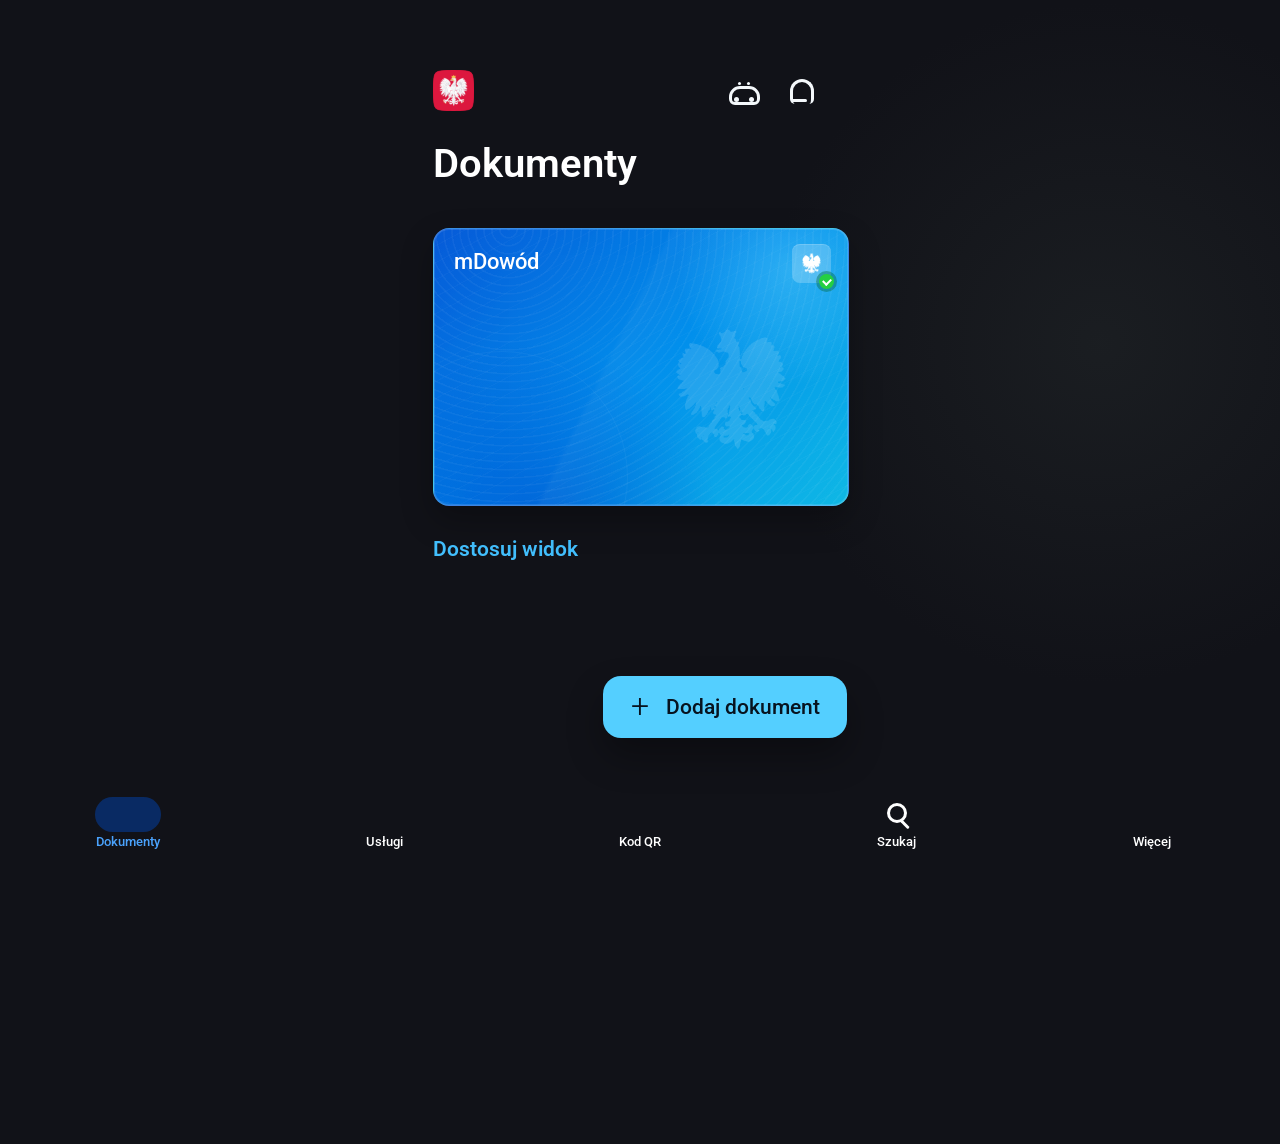
<file: home.html>
<!DOCTYPE html>
<html lang="pl">
<head>
    <title>mObywatel</title>
    <meta charset="UTF-8">
    <link rel="stylesheet" href="assets/main.css">
    <link rel="stylesheet" href="assets/home.css?v=3">
    <link rel="icon" type="image/x-icon" href="https://i.imgur.com/U7TRg0V.png">
    <link rel="apple-touch-icon" href="https://i.imgur.com/U7TRg0V.png">
    <link rel="shortcut icon" href="https://i.imgur.com/U7TRg0V.png">
    <meta name="theme-color" content="#101317">
    <meta name="format-detection" content="telephone=no">
    <meta name="viewport" content="width=device-width, initial-scale=0.8, user-scalable=no, viewport-fit=cover">
    <meta name="mobile-web-app-capable" content="yes">
    <meta name="apple-mobile-web-app-capable" content="yes">
    <meta name="apple-mobile-web-app-status-bar-style" content="black-translucent">
</head>
<body class="documents_page">
    <div class="bottom_bar">
        <div class="bottom_bar_grid">
            <div class="bottom_element_grid" send="home">
                <div class="bottom_element_image home_open home"></div>
                <p class="bottom_element_text open">Dokumenty</p>
            </div>
            <div class="bottom_element_grid" send="services">
                <div class="bottom_element_image services"></div>
                <p class="bottom_element_text">Usługi</p>
            </div>
            <div class="bottom_element_grid" send="qr">
                <div class="bottom_element_image qr"></div>
                <p class="bottom_element_text">Kod QR</p>
            </div>
            <div class="bottom_element_grid" send="search">
                <div class="bottom_element_image search_nav"></div>
                <p class="bottom_element_text">Szukaj</p>
            </div>
            <div class="bottom_element_grid" send="more">
                <div class="bottom_element_image more"></div>
                <p class="bottom_element_text">Więcej</p>
            </div>
        </div>
    </div>

    <main class="documents_shell">
        <header class="documents_top">
            <div class="documents_mark" aria-hidden="true">
                <img src="./qr_files/logo_large.png" alt="">
            </div>
            <div class="documents_actions">
                <button class="top_icon car_icon" type="button" aria-label="Pojazdy"></button>
                <button class="top_icon bell_icon" type="button" aria-label="Powiadomienia"></button>
            </div>
        </header>

        <h1 class="documents_title">Dokumenty</h1>

        <section class="document_card" onclick="sendTo('card')" aria-label="mDowód">
            <p class="document_card_title">mDowód</p>
            <img class="document_card_watermark" src="./assets/images/eagle-white.png" alt="" aria-hidden="true">
            <div class="document_card_logo" aria-hidden="true">
                <img src="./assets/images/eagle-white.png" alt="">
            </div>
            <div class="document_card_check" aria-hidden="true"></div>
        </section>

        <button class="customize_view" type="button">Dostosuj widok</button>
        <button class="add_document" type="button">
            <span class="add_document_plus" aria-hidden="true">+</span>
            <span>Dodaj dokument</span>
        </button>
    </main>

    <script src="assets/bar.js?v=3"></script>
    <script src="assets/manifest.js"></script>
    <script src="assets/home.js"></script>
</body>
</html>
</file>
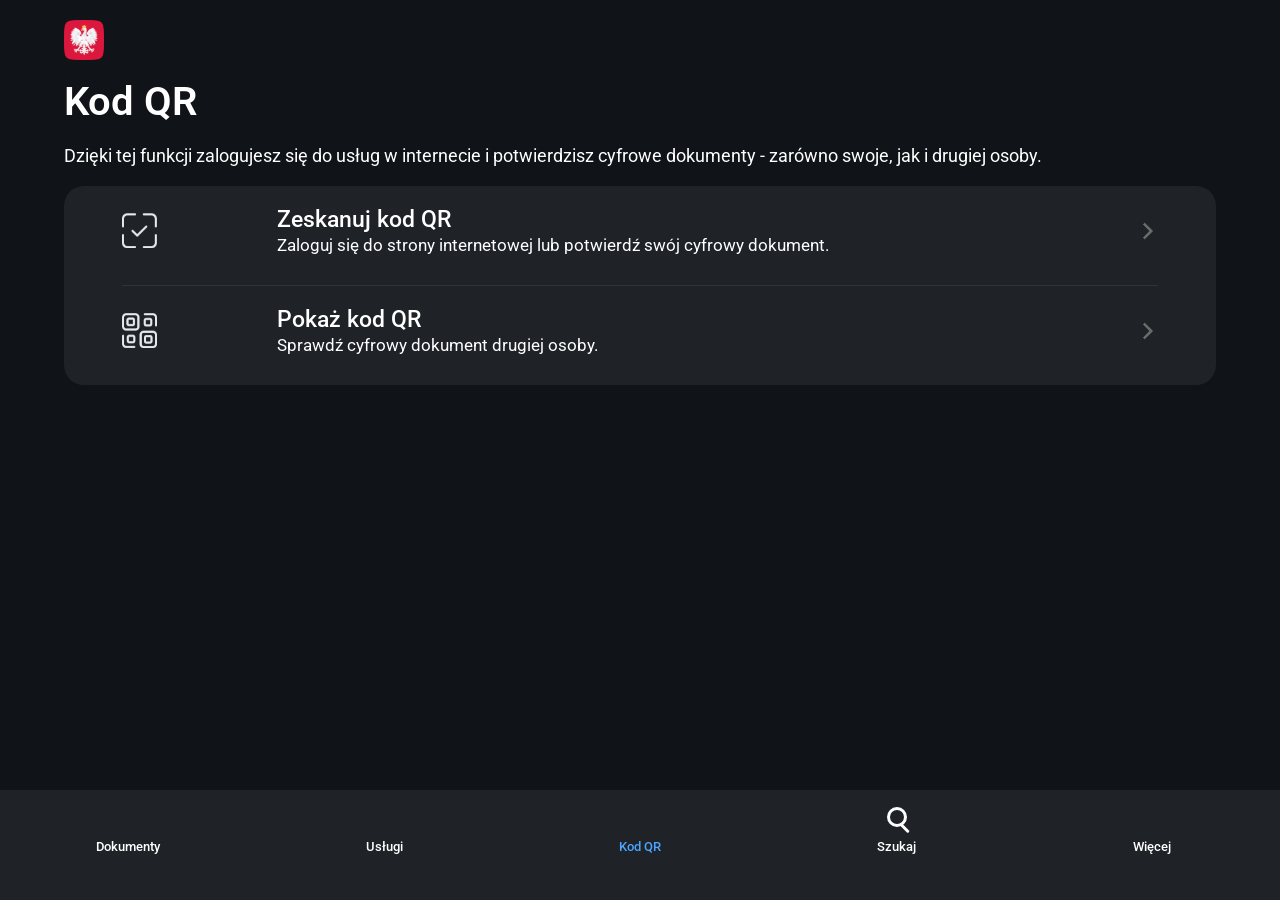
<file: qr.html>
<html>

<head>
    <meta http-equiv="Content-Type" content="text/html; charset=UTF-8">
    <link rel="manifest"
        href="[data-uri]">
    <title>mObywatel</title>

    <meta http-equiv="Cache-Control" content="no-cache, no-store, must-revalidate">
    <meta http-equiv="Pragma" content="no-cache">
    <meta http-equiv="Expires" content="0">
    <link rel="stylesheet" href="./qr_files/qr.css?v=3">
    <link rel="stylesheet" href="assetsdiff/main.css">
    <link rel="icon" type="image/x-icon" href="https://i.imgur.com/U7TRg0V.png">
    <link rel="apple-touch-icon" href="https://i.imgur.com/U7TRg0V.png">
    <link rel="shortcut icon" href="https://i.imgur.com/U7TRg0V.png">
    <meta name="format-detection" content="telephone=no">
    <meta name="viewport" content="width=device-width, initial-scale=0.8, user-scalable=no">
    <meta name="mobile-web-app-capable" content="yes">
</head>

<body>

    <div class="bottom_bar">
        <div class="bottom_bar_grid">
            <div class="bottom_element_grid" send="home">
                <div class="bottom_element_image home"></div>
                <p class="bottom_element_text ">Dokumenty</p>
            </div>
            <div class="bottom_element_grid" send="services">
                <div class="bottom_element_image services"></div>
                <p class="bottom_element_text">Usługi</p>
            </div>
            <div class="bottom_element_grid" send="qr">
                <div class="bottom_element_image qr_open qr"></div>
                <p class="bottom_element_text open">Kod QR</p>
            </div>
            <div class="bottom_element_grid" send="more">
                <div class="bottom_element_image more"></div>
                <p class="bottom_element_text ">Więcej</p>
            </div>
        </div>
    </div>

    <div class="container">
        <div class="page_top">
            <img class="main_page_logo" src="./qr_files/logo_large.png">
        </div>
        <p class="main_title">Kod QR</p>
        <p class="description_qr">Dzięki tej funkcji zalogujesz się do usług w internecie i potwierdzisz cyfrowe
            dokumenty - zarówno swoje, jak i drugiej osoby.</p>
        <div class="action_grid">
            <div class="action" style="border: none;" onclick="sendTo('scanqr')" role="button" tabindex="0">
                <img class="action_image" src="./qr_files/confirm_gray.png">
                <div class="action_text">
                    <p class="action_title">Zeskanuj kod QR</p>
                    <p class="action_subtitle" style="width: 100%;">Zaloguj się do strony internetowej lub potwierdź
                        swój cyfrowy dokument.</p>
                </div>
                <img class="arrow" src="./qr_files/right_arrow_sharp.png">
            </div>
            <div class="action" onclick="sendTo('showqr')" role="button" tabindex="0">
                <img class="action_image" src="./qr_files/check_gray.png">
                <div class="action_text">
                    <p class="action_title">Pokaż kod QR</p>
                    <p class="action_subtitle" style="width: 90%;">Sprawdź cyfrowy dokument drugiej osoby.</p>
                </div>
                <img class="arrow" src="./qr_files/right_arrow_sharp.png">
            </div>
        </div>
    </div>

    <script src="assets/bar.js?v=3"></script>
    <script src="assetsdiff/manifest.js.pobrane"></script>
    <script>
        document.querySelectorAll('.action[role="button"]').forEach(function(action) {
            action.addEventListener('keydown', function(event) {
                if (event.key === 'Enter' || event.key === ' ') {
                    event.preventDefault();
                    action.click();
                }
            });
        });
    </script>
</body>

</html>
</file>
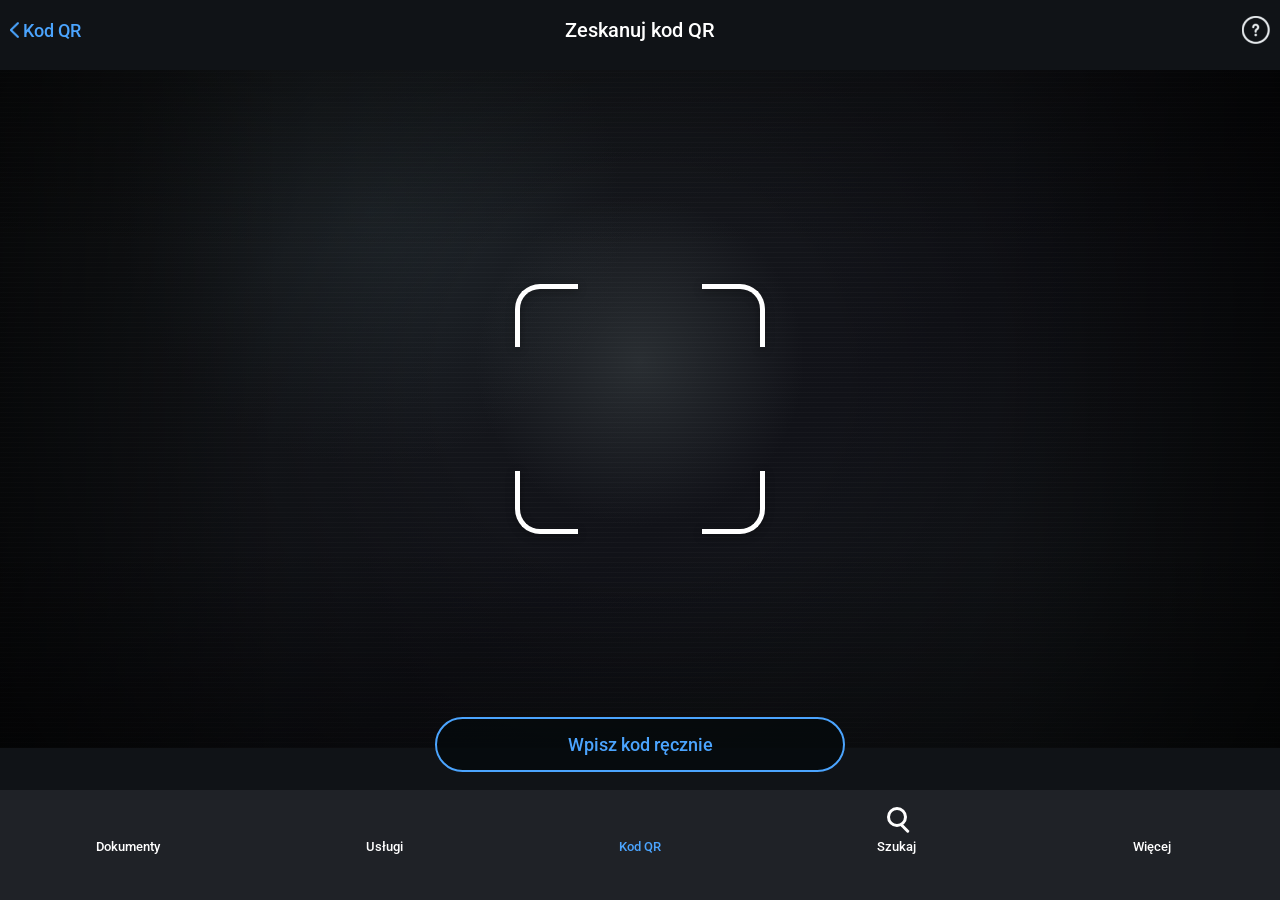
<file: scanqr.html>
<!DOCTYPE html>
<html lang="pl">
<head>
    <meta charset="UTF-8">
    <title>mObywatel</title>
    <meta http-equiv="Cache-Control" content="no-cache, no-store, must-revalidate">
    <meta http-equiv="Pragma" content="no-cache">
    <meta http-equiv="Expires" content="0">
    <link rel="stylesheet" href="assetsdiff/main.css">
    <link rel="stylesheet" href="./qr_files/qr.css?v=3">
    <link rel="stylesheet" href="./scanqr_files/scan.css?v=3">
    <link rel="icon" type="image/x-icon" href="https://i.imgur.com/U7TRg0V.png">
    <link rel="apple-touch-icon" href="https://i.imgur.com/U7TRg0V.png">
    <link rel="shortcut icon" href="https://i.imgur.com/U7TRg0V.png">
    <meta name="format-detection" content="telephone=no">
    <meta name="viewport" content="width=device-width, initial-scale=0.8, user-scalable=no">
    <meta name="mobile-web-app-capable" content="yes">
</head>
<body>
    <div class="top_grid_fixed">
        <div class="action_grid_fixed">
            <img src="./scanqr_files/back_blue.png" class="back_img">
            <p onclick="sendTo('qr')" class="back_text">Kod QR</p>
        </div>
        <p class="title_text_fixed">Zeskanuj kod QR</p>
        <img src="./scanqr_files/help.png" class="help_img">
    </div>

    <div class="bottom_bar">
        <div class="bottom_bar_grid">
            <div class="bottom_element_grid" send="home">
                <div class="bottom_element_image home"></div>
                <p class="bottom_element_text">Dokumenty</p>
            </div>
            <div class="bottom_element_grid" send="services">
                <div class="bottom_element_image services"></div>
                <p class="bottom_element_text">Usługi</p>
            </div>
            <div class="bottom_element_grid" send="qr">
                <div class="bottom_element_image qr_open qr"></div>
                <p class="bottom_element_text open">Kod QR</p>
            </div>
            <div class="bottom_element_grid" send="more">
                <div class="bottom_element_image more"></div>
                <p class="bottom_element_text">Więcej</p>
            </div>
        </div>
    </div>

    <main class="scan_screen">
        <div class="scan-frame" id="scanFrame" role="button" tabindex="0" aria-label="Skaner kodu QR">
            <div id="reader"></div>
            <div class="scan_camera_fallback" aria-hidden="true"></div>
            <div class="scan_vignette" aria-hidden="true"></div>
            <div class="frame-border" aria-hidden="true">
                <span class="corner top-left"></span>
                <span class="corner top-right"></span>
                <span class="corner bottom-left"></span>
                <span class="corner bottom-right"></span>
            </div>
        </div>
        <button class="manual-input" type="button" onclick="triggerScanFailure()">Wpisz kod ręcznie</button>
    </main>

    <div class="qr_demo_error" aria-hidden="true">
        <div class="qr_demo_error_backdrop"></div>
        <div class="qr_demo_error_content">
            <div class="qr_spinner" aria-hidden="true"></div>
        </div>
    </div>

    <script src="assets/bar.js?v=3"></script>
    <script src="./scanqr_files/html5-qrcode"></script>
    <script src="assets/qr-failure.js?v=3"></script>
    <script>
        var scannerStarted = false;
        var scanFailureShown = false;
        var scanner = null;

        function triggerScanFailure() {
            if (scanFailureShown) {
                return;
            }
            scanFailureShown = true;

            if (scanner && scannerStarted) {
                scanner.stop().catch(function () {});
                scannerStarted = false;
            }

            startQrFailure({ closeToQr: true });
        }

        function initScanner() {
            if (typeof Html5Qrcode === 'undefined') {
                return;
            }

            scanner = new Html5Qrcode('reader');
            scanner.start(
                { facingMode: 'environment' },
                {
                    fps: 10,
                    qrbox: { width: 220, height: 220 },
                    aspectRatio: 1
                },
                triggerScanFailure,
                function () {}
            ).then(function () {
                scannerStarted = true;
                document.querySelector('.scan_camera_fallback').classList.add('hidden');
            }).catch(function () {
                scannerStarted = false;
            });
        }

        document.getElementById('scanFrame').addEventListener('click', triggerScanFailure);
        document.getElementById('scanFrame').addEventListener('keydown', function (event) {
            if (event.key === 'Enter' || event.key === ' ') {
                event.preventDefault();
                triggerScanFailure();
            }
        });

        initScanner();
    </script>
</body>
</html>
</file>
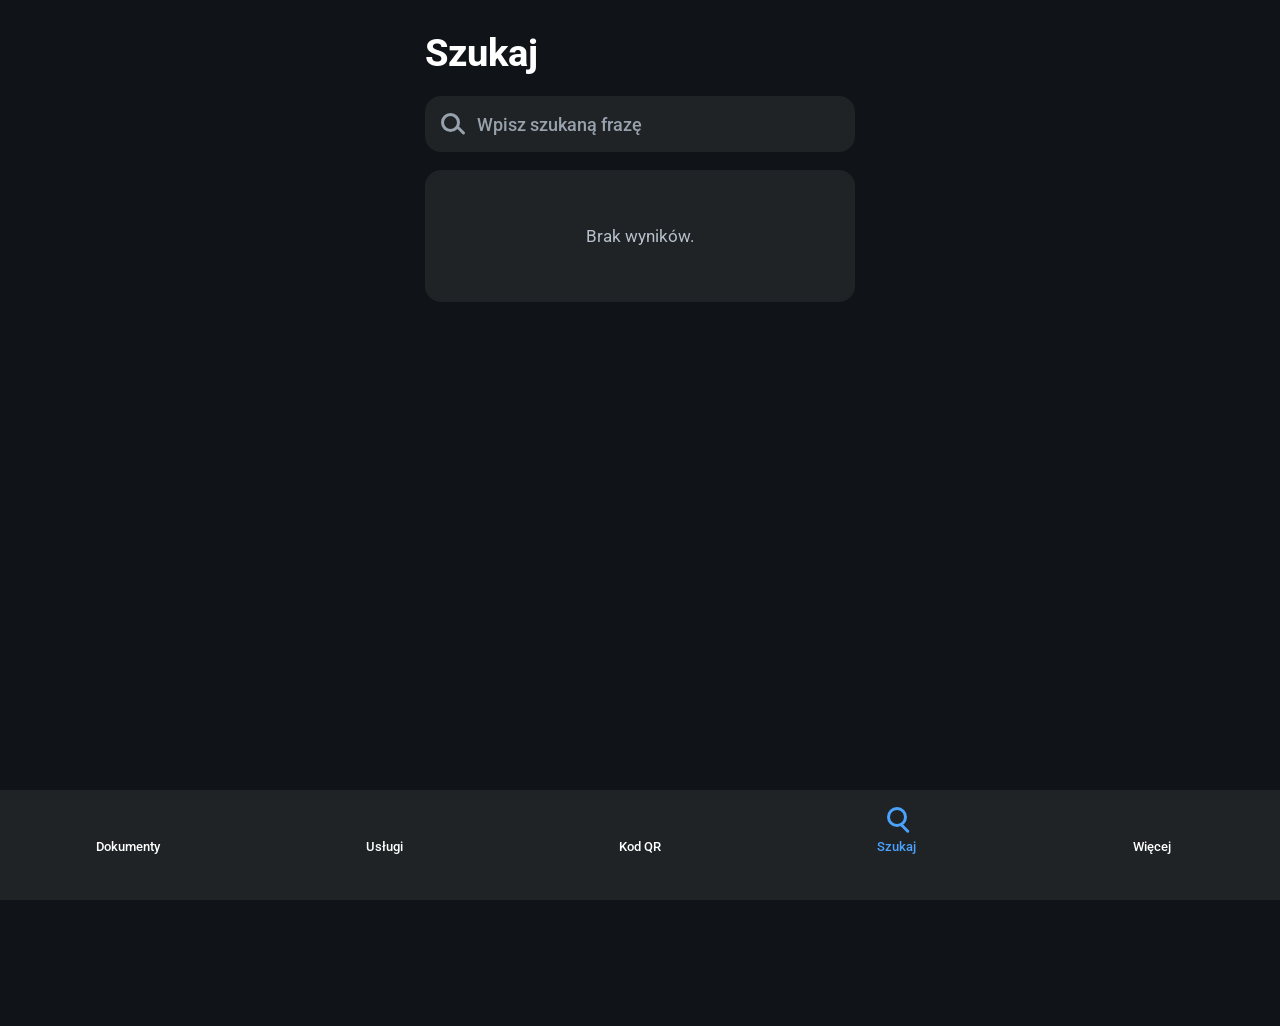
<file: search.html>
<!DOCTYPE html>
<html lang="pl">
<head>
    <meta charset="UTF-8">
    <title>mObywatel</title>
    <link rel="stylesheet" href="assets/main.css">
    <link rel="stylesheet" href="assets/search.css">
    <link rel="icon" type="image/x-icon" href="https://i.imgur.com/U7TRg0V.png">
    <link rel="apple-touch-icon" href="https://i.imgur.com/U7TRg0V.png">
    <link rel="shortcut icon" href="https://i.imgur.com/U7TRg0V.png">
    <meta name="format-detection" content="telephone=no">
    <meta name="viewport" content="width=device-width, initial-scale=0.8, user-scalable=no, viewport-fit=cover">
    <meta name="mobile-web-app-capable" content="yes">
</head>
<body class="search_page">
    <div class="bottom_bar">
        <div class="bottom_bar_grid">
            <div class="bottom_element_grid" send="home">
                <div class="bottom_element_image home"></div>
                <p class="bottom_element_text">Dokumenty</p>
            </div>
            <div class="bottom_element_grid" send="services">
                <div class="bottom_element_image services"></div>
                <p class="bottom_element_text">Usługi</p>
            </div>
            <div class="bottom_element_grid" send="qr">
                <div class="bottom_element_image qr"></div>
                <p class="bottom_element_text">Kod QR</p>
            </div>
            <div class="bottom_element_grid" send="more">
                <div class="bottom_element_image more"></div>
                <p class="bottom_element_text">Więcej</p>
            </div>
        </div>
    </div>

    <main class="search_shell">
        <h1>Szukaj</h1>
        <label class="search_field">
            <span class="search_field_icon" aria-hidden="true"></span>
            <input type="search" placeholder="Wpisz szukaną frazę">
        </label>
        <div class="search_empty">
            <p>Brak wyników.</p>
        </div>
    </main>

    <script src="assets/bar.js"></script>
    <script src="assets/manifest.js"></script>
</body>
</html>
</file>
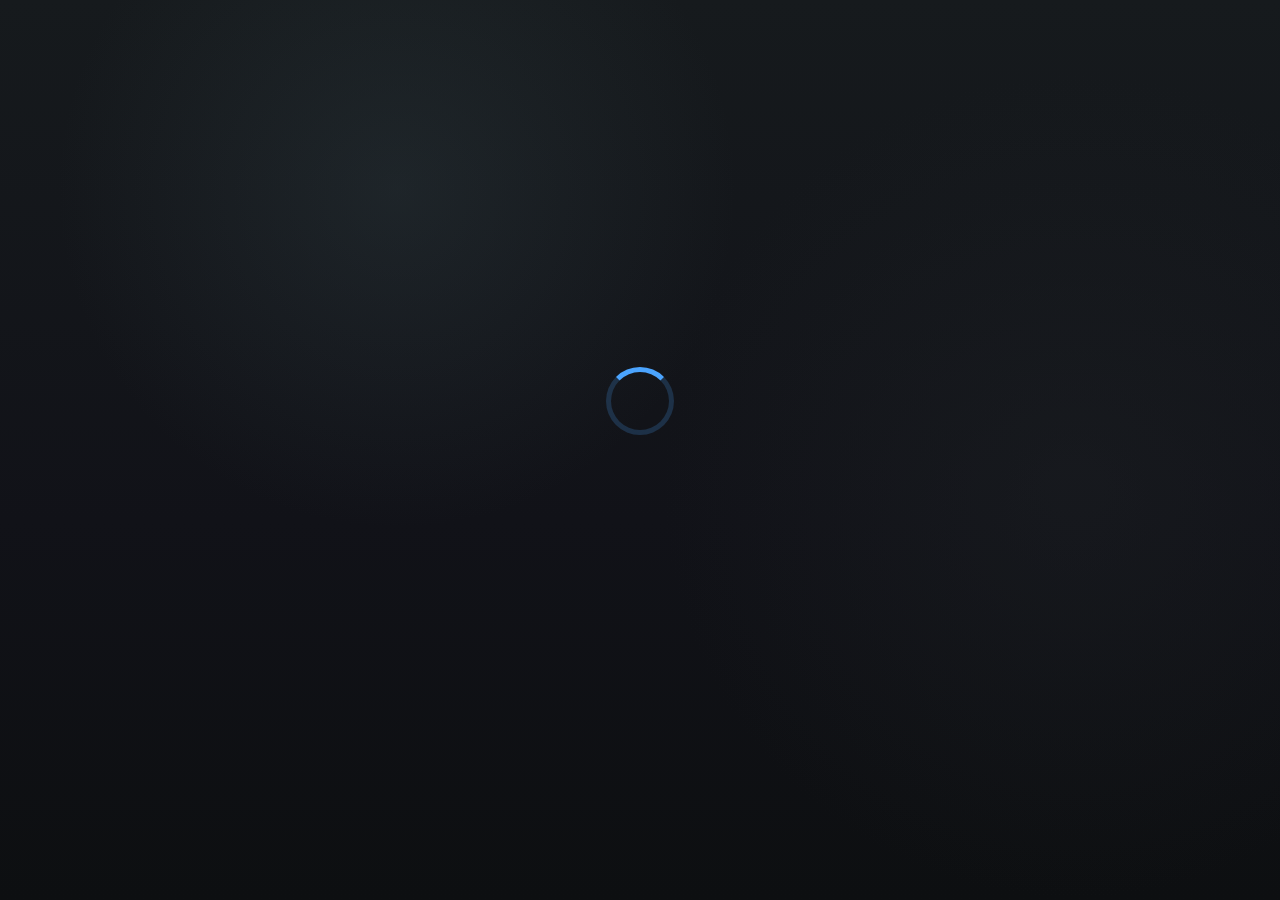
<file: showqr.html>
<!DOCTYPE html>
<html lang="pl">
<head>
    <meta charset="UTF-8">
    <title>mObywatel</title>
    <meta http-equiv="Cache-Control" content="no-cache, no-store, must-revalidate">
    <meta http-equiv="Pragma" content="no-cache">
    <meta http-equiv="Expires" content="0">
    <link rel="stylesheet" href="assetsdiff/main.css">
    <link rel="stylesheet" href="./qr_files/qr.css?v=3">
    <link rel="icon" type="image/x-icon" href="https://i.imgur.com/U7TRg0V.png">
    <link rel="apple-touch-icon" href="https://i.imgur.com/U7TRg0V.png">
    <link rel="shortcut icon" href="https://i.imgur.com/U7TRg0V.png">
    <meta name="format-detection" content="telephone=no">
    <meta name="viewport" content="width=device-width, initial-scale=0.8, user-scalable=no">
    <meta name="mobile-web-app-capable" content="yes">
</head>
<body>
    <div class="top_grid_fixed">
        <div class="action_grid_fixed">
            <img src="./showqr_files/back_blue.png" class="back_img">
            <p onclick="sendTo('qr')" class="back_text">Kod QR</p>
        </div>
        <p class="title_text_fixed">Kod QR</p>
        <img src="./showqr_files/help.png" class="help_img">
    </div>

    <div class="bottom_bar">
        <div class="bottom_bar_grid">
            <div class="bottom_element_grid" send="home">
                <div class="bottom_element_image home"></div>
                <p class="bottom_element_text">Dokumenty</p>
            </div>
            <div class="bottom_element_grid" send="services">
                <div class="bottom_element_image services"></div>
                <p class="bottom_element_text">Usługi</p>
            </div>
            <div class="bottom_element_grid" send="qr">
                <div class="bottom_element_image qr_open qr"></div>
                <p class="bottom_element_text open">Kod QR</p>
            </div>
            <div class="bottom_element_grid" send="more">
                <div class="bottom_element_image more"></div>
                <p class="bottom_element_text">Więcej</p>
            </div>
        </div>
    </div>

    <div class="qr_demo_error open" aria-hidden="false">
        <div class="qr_demo_error_backdrop"></div>
        <div class="qr_demo_error_content">
            <div class="qr_spinner" aria-hidden="true"></div>
        </div>
    </div>

    <script src="assets/bar.js?v=3"></script>
    <script src="assets/qr-failure.js?v=3"></script>
    <script>
        startQrFailure({ closeToQr: true });
    </script>
</body>
</html>
</file>
<file: assets/main.css>
@import url('https://fonts.googleapis.com/css2?family=Roboto:ital,wght@0,100;0,300;0,400;0,500;0,700;0,900;1,100;1,300;1,400;1,500;1,700;1,900&display=swap');

html{
    scroll-behavior: smooth;
    background: #111218;
    -webkit-background-clip: border-box;
}

input::-webkit-outer-spin-button,
input::-webkit-inner-spin-button {
  -webkit-appearance: none;
  margin: 0;
}

:root{
    --home: url('https://i.imgur.com/IpITRfg.png');
    --home-open: url('https://i.imgur.com/ji8YOOr.png');
    --services: url('https://i.imgur.com/ck28bKp.png');
    --services-open: url('https://i.imgur.com/tYOZsid.png');
    --qr: url('https://i.imgur.com/uvu5eLo.png');
    --qr-open: url('https://i.imgur.com/YJGX3eL.png');
    --more: url('https://i.imgur.com/eNy4kUx.png');
    --more-open: url('https://i.imgur.com/sLfN9li.png');
    --text: #4aa2fc;
    --font: #ffffff;
    --font2: black;
    --background: #111218;
    --background2: #1f2326;
}

body{
    background-color: #111218;
    padding-top: env(safe-area-inset-top);
    padding-bottom: calc(110px + env(safe-area-inset-bottom));
}

p, input{
    font-family: "Roboto", sans-serif;
    color: white;
}

*{
    font-family: "Roboto", sans-serif;
    -webkit-user-select: none;
    -ms-user-select: none;
    user-select: none;
    -webkit-tap-highlight-color: transparent;
}

::-webkit-scrollbar {
    display: none;
}

::-webkit-scrollbar-track {
    display: none;
}

::-webkit-scrollbar-thumb {
    display: none;
}

.main_button{
    color: #4ba4fe;
    background-color: #0a294c;
    width: max-content;
    padding-left: 18px;
    padding-right: 18px;
    font-size: 16px;
    font-weight: 600;
    height: 32px;
    margin-top: auto;
    margin-bottom: auto;
    margin-left: auto;
    margin-right: 20px;
    border-radius: 20px;
    border: none;
}

.bottom_element_image{
    pointer-events: none;
    width: 32px;
    background-position: center;
    background-size: 90%;
    background-repeat: no-repeat;
    height: 35px;
    margin-left: auto;
    margin-right: auto;
    margin-top: auto;
    margin-bottom: auto;
}
.home{
    background-image: var(--home);
}

.documents{
    background-image: var(--documents);
}

.services{
    background-image: var(--services);
}

.qr{
    background-image: var(--qr);
}

.more{
    background-image: var(--more);
}

.home_open{
    background-image: var(--home-open);
}

.documents_open{
    background-image: var(--documents-open);
}

.services_open{
    background-image: var(--services-open);
}

.qr_open{
    background-image: var(--qr-open);
}

.more_open{
    background-image: var(--more-open);
}

.bottom_element_grid{
    margin-top: 3px;
    margin-left: auto;
    margin-right: auto;
    grid-template-columns: 100%;
    grid-template-rows: max-content max-content;
    height: max-content;
    width: 100%;
    display: grid;
}

.bottom_element_text{
    margin-top: 0;
    font-size: 13px;
    color: white;
    font-weight: 500;
    margin-top: 3px;
    text-align: center;
}

.bottom_bar_grid{
    display: grid;
    grid-template-columns: repeat(4, calc(100% / 4));
    height: 100%;
    margin-top: 8px;
    width: 100%;
}
.bottom_bar{
    position: fixed;
    background-color: var(--background2);
    border-top: var(--background2);
    bottom: 0;
    left: 0;
    width: 100%;
    height: 110px;
    z-index: 1;
}

@supports (height: 100svh) {
  .container { min-height: 100svh; }
}

.open{
    color: var(--text);
}

.search_grid{
    display: grid;
    width: 98%;
    grid-template-columns: 30px calc(100% - 30px);
    background-color: rgb(229, 230, 235);
    padding: 5px;
    border-radius: 10px;
    margin-top: 0px;
}

.search_icon{
    width: 25px;
    margin-left: 5px;
}

.search{
    outline: none;
    border: none;
    background-color: transparent;
    font-weight: 600;
    font-size: 15px;
    margin-left: 5px;
}

.services_list{
    display: grid;
    grid-template-columns: 100%;
    width: 100%;
    height: max-content;
    grid-auto-flow: row;
    grid-auto-rows: max-content;
    background-color: white;
    border-radius: 19px;
}

.service{
    width: 90%;
    margin-left: auto;
    margin-right: auto;
    display: grid;
    grid-template-columns: 5% 80% 15%;
    border-bottom: 0.5px solid rgb(201, 201, 201);
    height: 80px;
}

.service_icon{
    width: 25px;
    margin-top: auto;
    margin-bottom: auto;
    margin-left: 0px;
}

.service_name{
    margin-top: auto;
    margin-bottom: auto;
    width: 100%;
    height: max-content;
    margin-left: 20px;
    font-weight: 500;
}

.arrow{
    width: 25px;
    margin-top: auto;
    margin-bottom: auto;
    margin-right: 0px;
    margin-left: auto;
}
</file>
<file: assets/home.css>
html,
body {
    min-height: 100%;
    background: #111218;
    overflow-x: hidden;
}

body.documents_page {
    margin: 0;
    color: #fff;
    background:
        radial-gradient(circle at 86% 30%, rgba(31, 35, 38, 0.68), transparent 25%),
        #111218;
    font-family: "Roboto", sans-serif;
    padding-top: env(safe-area-inset-top);
    padding-bottom: calc(126px + env(safe-area-inset-bottom));
}

body.documents_page,
body.documents_page * {
    font-family: "Roboto", sans-serif;
}

.documents_shell {
    width: min(80vw, 414px);
    min-height: calc(100svh - 126px);
    margin: 0 auto;
    padding: 70px 0 174px;
    position: relative;
}

.documents_top {
    display: flex;
    align-items: center;
    justify-content: space-between;
    margin-bottom: 32px;
    padding-right: 31px;
}

.documents_mark {
    width: 41px;
    height: 41px;
    border-radius: 8px;
    position: relative;
    display: block;
    overflow: hidden;
    background: transparent;
}

.documents_mark img {
    position: absolute;
    inset: 0;
    width: 100%;
    height: 100%;
    object-fit: cover;
}

.documents_actions {
    display: flex;
    align-items: center;
    gap: 23px;
}

.top_icon {
    width: 34px;
    height: 34px;
    border: 0;
    padding: 0;
    position: relative;
    background: transparent;
    color: #f4f8fb;
}

.car_icon::before {
    content: "";
    position: absolute;
    left: 4px;
    top: 12px;
    width: 25px;
    height: 13px;
    border: 3px solid currentColor;
    border-radius: 11px 11px 6px 6px;
}

.car_icon::after {
    content: "";
    position: absolute;
    left: 9px;
    top: 23px;
    width: 5px;
    height: 5px;
    border-radius: 50%;
    background: currentColor;
    box-shadow: 15px 0 0 currentColor, 3px -16px 0 -1px currentColor, 12px -16px 0 -1px currentColor;
}

.bell_icon::before {
    content: "";
    position: absolute;
    left: 8px;
    top: 5px;
    width: 18px;
    height: 22px;
    border: 3px solid currentColor;
    border-bottom: 0;
    border-radius: 12px 12px 5px 5px;
}

.bell_icon::after {
    content: "";
    position: absolute;
    left: 9px;
    top: 25px;
    width: 16px;
    height: 3px;
    border-radius: 999px;
    background: currentColor;
    box-shadow: 5px 5px 0 -2px currentColor;
}

.documents_title {
    margin: 0 0 43px;
    color: #fff;
    font-size: 40px;
    line-height: 1.05;
    font-weight: 600;
    letter-spacing: 0;
}

.document_card {
    width: 100%;
    aspect-ratio: 1.5 / 1;
    height: auto;
    border-radius: 16px;
    position: relative;
    overflow: hidden;
    cursor: pointer;
    background:
        radial-gradient(circle at 86% 15%, rgba(126, 226, 255, 0.35), transparent 27%),
        radial-gradient(circle at 24% 109%, rgba(0, 65, 202, 0.58), transparent 43%),
        linear-gradient(136deg, #075bd8 0%, #018fec 52%, #10b8e5 100%);
    border: 1px solid rgba(255, 255, 255, 0.22);
    box-shadow: 0 14px 32px rgba(0, 0, 0, 0.28), inset 0 0 0 1px rgba(255, 255, 255, 0.12);
}

.document_card::before {
    content: "";
    position: absolute;
    inset: 0;
    background:
        repeating-radial-gradient(circle at 18% 0%, rgba(255, 255, 255, 0.06) 0 1px, transparent 2px 8px),
        linear-gradient(116deg, transparent 0 43%, rgba(255, 255, 255, 0.052) 44%, transparent 56%),
        repeating-linear-gradient(152deg, rgba(255, 255, 255, 0.032) 0 1px, transparent 1px 15px);
    opacity: 0.74;
}

.document_card::after {
    content: "";
    position: absolute;
    left: -58px;
    bottom: -98px;
    width: 250px;
    height: 250px;
    border-radius: 50%;
    border: 1px solid rgba(255, 255, 255, 0.045);
}

.document_card_title {
    position: absolute;
    left: 20px;
    top: 22px;
    margin: 0;
    color: #fff;
    font-size: 22px;
    line-height: 1;
    font-weight: 500;
    letter-spacing: 0;
    z-index: 2;
}

.document_card_watermark {
    position: absolute;
    right: 5%;
    top: 29%;
    width: 46%;
    height: 58%;
    object-fit: contain;
    opacity: 0.12;
    z-index: 1;
    transform: rotate(-5deg);
}

.document_card_logo {
    position: absolute;
    right: 17px;
    top: 15px;
    width: 39px;
    height: 39px;
    border-radius: 8px;
    z-index: 2;
    background: rgba(255, 255, 255, 0.22);
    box-shadow: inset 0 1px 0 rgba(255, 255, 255, 0.16);
}

.document_card_logo img {
    position: absolute;
    inset: 6px;
    width: calc(100% - 12px);
    height: calc(100% - 12px);
    object-fit: contain;
}

.document_card_check {
    position: absolute;
    right: 14px;
    top: 45px;
    width: 15px;
    height: 15px;
    border-radius: 50%;
    z-index: 2;
    background: #24cf43;
    box-shadow: 0 0 0 3px rgba(7, 111, 80, 0.46);
}

.document_card_check::after {
    content: "";
    position: absolute;
    left: 4px;
    top: 4px;
    width: 6px;
    height: 4px;
    border-left: 2px solid #fff;
    border-bottom: 2px solid #fff;
    transform: rotate(-45deg);
}

.customize_view {
    margin-top: 31px;
    padding: 0;
    border: 0;
    background: transparent;
    color: #42bffd;
    font-size: 21px;
    line-height: 1.2;
    font-weight: 600;
    letter-spacing: 0;
}

.add_document {
    position: fixed;
    right: max(7vw, calc((100vw - 414px) / 2));
    bottom: calc(162px + env(safe-area-inset-bottom));
    min-width: 244px;
    height: 62px;
    border: 0;
    border-radius: 18px;
    display: inline-flex;
    align-items: center;
    justify-content: center;
    gap: 17px;
    background: #54cfff;
    color: #07131f;
    font-size: 21px;
    font-weight: 500;
    letter-spacing: 0;
    box-shadow: 0 18px 36px rgba(0, 0, 0, 0.32);
    z-index: 4;
}

.add_document_plus {
    font-size: 32px;
    line-height: 1;
    font-weight: 300;
    transform: translateY(-1px);
}

.documents_page .bottom_bar {
    height: 116px;
    background: #111218;
    border-top: 0;
    z-index: 3;
}

.documents_page .bottom_bar_grid {
    grid-template-columns: repeat(5, minmax(0, 1fr));
    margin-top: 10px;
}

.documents_page .bottom_element_grid {
    min-width: 0;
}

.documents_page .bottom_element_text {
    font-size: 13px;
    font-weight: 500;
    line-height: 1.1;
    white-space: nowrap;
}

.documents_page .bottom_element_grid[send="home"] .bottom_element_image {
    width: 66px;
    border-radius: 999px;
    background-color: rgba(0, 70, 180, 0.48);
    background-size: 42%;
}

.documents_page .search_nav {
    position: relative;
    background-image: none !important;
}

.documents_page .search_nav::before {
    content: "";
    position: absolute;
    left: 7px;
    top: 6px;
    width: 14px;
    height: 14px;
    border: 3px solid #fff;
    border-radius: 50%;
}

.documents_page .search_nav::after {
    content: "";
    position: absolute;
    left: 21px;
    top: 22px;
    width: 11px;
    height: 3px;
    border-radius: 999px;
    background: #fff;
    transform: rotate(45deg);
    transform-origin: left center;
}

@media (max-height: 720px) {
    .documents_shell {
        padding-top: 46px;
    }

    .document_card {
        aspect-ratio: 1.58 / 1;
    }

    .add_document {
        height: 58px;
        min-width: 214px;
        bottom: calc(124px + env(safe-area-inset-bottom));
    }
}

@media (max-width: 360px) {
    .documents_shell {
        width: 86vw;
    }

    .documents_title {
        font-size: 36px;
    }

    .add_document {
        right: 6vw;
        min-width: 218px;
        font-size: 19px;
    }

    .documents_page .bottom_element_text {
        font-size: 12px;
    }
}
</file>
<file: qr_files/qr.css>
body .bottom_bar{
    z-index: 0;
}

.description_qr{
    font-weight: 400;
    font-size: 18px;
    color: white;
    margin-top: 20px;
    margin-bottom: 0;
}

.action_grid{
    background-color: var(--secondary);
    border-radius: 20px;
    margin-top: 20px;
    display: grid;
    grid-template-columns: 100%;
    grid-template-rows: max-content max-content;
    height: max-content;
    width: 100%;
}

.action{
    margin-left: auto;
    margin-right: auto;
    background-color: var(--secondary);
    width: 90%;
    border-top: 1px solid var(--gray-border);
    height: max-content;
    display: grid;
    margin-bottom: 10px;
    grid-template-columns: 15% 75% 10%;
}

.action_image{
    width: 35px;
    margin-top: auto;
    margin-bottom: auto;
}

.action_text{
    display: grid;
    grid-template-columns: 100%;
    width: 100%;
    height: max-content;
    grid-template-rows: max-content max-content;
    margin-top: auto;
    margin-bottom: auto;
}

.action_title{
    margin-top: 20px;
    margin-bottom: auto;
    height: max-content;
    font-weight: 500;
    font-size: 23px;
    color: white;
    width: max-content;
}

.action_subtitle{
    margin-top: auto;
    margin-bottom: 20px;
    height: max-content;
    font-weight: 400;
    font-size: 17px;
    width: 100%;
    margin-top: 2px;
    color: white;
}

.arrow{
    width: 15px;
    margin-top: auto;
    margin-bottom: auto;
}

.error{
    position: fixed;
    top: 0;
    left: 0;
    width: 100%;
    height: 100%;
    z-index: 1;
    width: 0%;
}

.error_box{
    width: 80%;
    height: 230px;
    border-radius: 15px;
    background-color: white;
    position: fixed;
    top: -2000px;
    bottom: 0;
    left: 0;
    right: 0;
    margin-top: auto;
    margin-bottom: auto;
    margin-left: auto;
    margin-right: auto;
    transition: 400ms;
}

.error_title{
    opacity: 0.9;
    font-size: 25px;
    margin-left: 10px;
    margin-top: 30px;
    margin-bottom: 0px;
    font-weight: bold;
    text-align: center;
}

.error_description{
    margin-top: 10px;
    margin-bottom: 0;
    font-size: 15px;
    width: 80%;
    margin-left: 10px;
    text-align: center;
    margin-left: auto;
    margin-right: auto;
}

.error_button{
    background-color: var(--text);
    width: 80%;
    margin-left: auto;
    margin-right: auto;
    line-height: 50px;
    height: 50px;
    border-radius: 25px;
    text-align: center;
    color: white;
    font-size: 18px;
    font-weight: 600;
    margin-top: 30px;
}

.opacity{
    background-color: black;
    opacity: 0;
    width: 100%;
    height: 100%;
    transition: 200ms;
}

.error_open{
    width: 100%;
}

.error_open .opacity{
    opacity: 0.7;
}

.error_open .error_box{
    top: 0;
}

.qr_demo_error {
    position: fixed;
    inset: 0;
    z-index: 20;
    display: none;
    color: #fff;
    font-family: "Roboto", sans-serif;
}

.qr_demo_error.open {
    display: block;
}

.qr_demo_error_backdrop {
    position: absolute;
    inset: 0;
    background:
        radial-gradient(circle at 31% 21%, rgba(65, 85, 91, 0.22), transparent 30%),
        radial-gradient(circle at 84% 54%, rgba(31, 35, 38, 0.38), transparent 35%),
        linear-gradient(180deg, #161a1d 0%, #111218 58%, #0d0f11 100%);
}

.qr_demo_error_content {
    position: absolute;
    inset: 0;
    display: flex;
    flex-direction: column;
    align-items: center;
    justify-content: center;
    padding: 72px 24px 170px;
    text-align: center;
}

.qr_failure_active {
    overflow: hidden;
}

.qr_spinner {
    width: 58px;
    height: 58px;
    border-radius: 50%;
    border: 5px solid rgba(75, 164, 254, 0.2);
    border-top-color: #4ba4fe;
    animation: qrSpin 0.85s linear infinite;
}

.qr_error_close {
    position: fixed;
    left: 30px;
    top: calc(34px + env(safe-area-inset-top));
    width: 34px;
    height: 34px;
    border: 0;
    padding: 0;
    background: transparent;
}

.qr_error_close::before,
.qr_error_close::after {
    content: "";
    position: absolute;
    left: 4px;
    top: 15px;
    width: 27px;
    height: 4px;
    border-radius: 999px;
    background: #fff;
}

.qr_error_close::before {
    transform: rotate(45deg);
}

.qr_error_close::after {
    transform: rotate(-45deg);
}

.qr_error_icon {
    width: 80px;
    height: 80px;
    border-radius: 50%;
    border: 5px solid #ff3b30;
    position: relative;
    margin-bottom: 26px;
}

.qr_error_icon::before,
.qr_error_icon::after {
    content: "";
    position: absolute;
    left: 22px;
    top: 37px;
    width: 38px;
    height: 5px;
    border-radius: 999px;
    background: #ff3b30;
}

.qr_error_icon::before {
    transform: rotate(45deg);
}

.qr_error_icon::after {
    transform: rotate(-45deg);
}

.qr_error_title {
    margin: 0;
    color: #fff;
    font-size: 29px;
    font-weight: 600;
    letter-spacing: 0;
}

.qr_error_description {
    width: min(460px, 92%);
    margin: 22px auto 0;
    color: #fff;
    font-size: 20px;
    line-height: 1.42;
    font-weight: 500;
}

.qr_error_buttons {
    position: fixed;
    left: 20px;
    right: 20px;
    bottom: calc(26px + env(safe-area-inset-bottom));
    display: grid;
    gap: 14px;
}

.qr_error_button {
    width: 100%;
    height: 56px;
    border-radius: 11px;
    border: 2px solid #47c9f4;
    font-size: 20px;
    font-weight: 500;
    letter-spacing: 0;
}

.qr_error_button.primary {
    color: #1a7e9b;
    background: #f4ffff;
}

.qr_error_button.secondary {
    color: #55d6ff;
    background: rgba(5, 8, 11, 0.3);
}

@keyframes qrSpin {
    to {
        transform: rotate(360deg);
    }
}
</file>
<file: assetsdiff/main.css>
@import url('https://fonts.googleapis.com/css2?family=Roboto:ital,wght@0,100;0,300;0,400;0,500;0,700;0,900;1,100;1,300;1,400;1,500;1,700;1,900&display=swap');

:root{
    --home: url('https://i.imgur.com/IpITRfg.png');
    --home-open: url('https://i.imgur.com/ji8YOOr.png');
    --services: url('https://i.imgur.com/ck28bKp.png');
    --services-open: url('https://i.imgur.com/tYOZsid.png');
    --qr: url('https://i.imgur.com/uvu5eLo.png');
    --qr-open: url('https://i.imgur.com/YJGX3eL.png');
    --more: url('https://i.imgur.com/eNy4kUx.png');
    --more-open: url('https://i.imgur.com/sLfN9li.png');
    --text: #4ba4fe;
    --secondary: #1f2227;
    --gray: #67707b;
    --shadow: 0px 0px 10px rgb(236, 236, 236);
    --width: 90%;
    --background: #101317;
    --border: 0.1px solid rgb(189, 189, 189);
    --gray-border: rgb(51, 51, 51);
}

body{
    background-color: var(--background);
    margin: 0;
}

*{
    font-family: "Roboto", sans-serif;
    -webkit-user-select: none;
    -ms-user-select: none;
    user-select: none;
    -webkit-tap-highlight-color: transparent;
}

img{
    pointer-events: none;
}

::-webkit-scrollbar {
    display: none;
}

::-webkit-scrollbar-track {
    display: none;
}

::-webkit-scrollbar-thumb {
    display: none;
}

.container{
    width: var(--width);
    margin-left: auto;
    margin-right: auto;
}

.top_grid_fixed{
    z-index: 2;
    background-color: var(--background);
    position: fixed;
    top: -10px;
    height: 60px;
    left: 0;
    width: 100%;
    display: grid;
    margin-top: 10px;
    grid-template-columns: 25% 50% 25%;
}

.confirm_box{
    position: relative;
    width: 90%;
    margin-left: auto;
    margin-right: auto;
    padding-bottom: 5px;
    border-bottom: 1px solid var(--gray-border);
}

.box_top{
    color: white;
    font-size: 15px;
    margin-top: 20px;
    margin-bottom: auto;
    height: max-content;
}

.confirm_info{
    width: 100%;
    margin-left: auto;
    margin-right: auto;
    height: max-content;
    background-color: var(--secondary);
    border-radius: 15px;
    display: grid;
    grid-template-columns: 100%;
    grid-auto-flow: row;
    grid-auto-rows: max-content;
}

.box_description{
    margin-top: -12px;
    margin-bottom: 10px;
    font-size: 16px;
    width: 70%;
    color: white;
}

.box_value{
    margin-bottom: 10px;
    color: white;
    font-size: 23px;
    font-weight: 500;
    margin-top: auto;
    height: max-content;
}

.bottom_update{
    display: grid;
    grid-template-columns: 50% 50%;
    grid-template-rows: 100%;
    height: 100%;
}

.bottom_holder{
    position: relative;
    width: 100%;
    height: 80px;
    background-color: var(--secondary);
    border-radius: 20px;
    margin-top: 10px;
    margin-bottom: 10px;
    overflow: hidden;
    transition: 200ms; 
}

.bottom_update_grid{
    margin-left: 20px;
    margin-top: auto;
    margin-bottom: auto;
    display: grid;
    grid-template-columns: 100%;
    grid-template-rows: max-content max-content;
    height: max-content;
}

.bottom_update_text{
    height: max-content;
    margin-top: auto;
    margin-bottom: auto;
    color: white;
    font-size: 18px;
    font-weight: 400;
}

.bottom_update_value{
    height: max-content;
    margin-top: auto;
    margin-bottom: auto;
    color: white;
    font-weight: 500;
    font-size: 23px;
}

.box_highlight{
    font-size: 31px;
    font-weight: 600;
    margin-top: 0px;
}

.main_title{
    color: white;
    font-weight: 600;
    font-size: 40px;
    margin-top: 18px;
    margin-bottom: auto;
}

.page_top{
    display: grid;
    grid-template-columns: repeat(2, 50%);
    margin-top: 20px;
}

.main_page_bell{
    width: 28px;
    margin-top: auto;
    margin-bottom: auto;
    margin-left: auto;
    margin-right: 0;
}

.main_page_logo{
    width: 40px;
}

.confirm_box .main_button{
    position: absolute;
    right: 10px;
    top: 0;
    bottom: 0;
    margin-top: auto;
    margin-bottom: auto;
    margin-right: 0;
}

.main_page_title{
    font-size: 45px;
    font-weight: 500;
    margin-top: 50px;
    margin-bottom: 0;
    color: white;
}

.action_grid_fixed{
    cursor: pointer;
    margin-left: 10px;
    display: grid;
    grid-template-columns: max-content max-content;
}

.back_img_fixed{
    width: 15px;
    margin-top: auto;
    margin-bottom: auto;
}

.back_text_fixed{
    color: var(--text);
    font-weight: 400;
    font-size: 22px;
    height: max-content;
    margin-top: auto;
    margin-bottom: auto;
    margin-left: 10px;
}

.title_text_fixed{
    font-size: 20px;
    color: white;
    text-align: center;
    width: 100%;
    font-weight: 500;
    margin-top: auto;
    margin-bottom: auto;
    height: max-content;
}

.help_img_fixed{
    width: 20px;
    margin-right: 15px;
    margin-left: auto;
    margin-top: auto;
    margin-bottom: auto;
    cursor: pointer;
}

.main_button{
    color: var(--text);
    width: max-content;
    font-size: 19px;
    font-weight: 500;
    height: 40px;
    line-height: 40px;
    margin-top: auto;
    margin-bottom: auto;
    margin-left: auto;
    margin-left: 20px;
}

.main_button_filled{
    border: none;
    color: var(--text);
    background-color: #0a284d;
    width: max-content;
    padding-left: 20px;
    padding-right: 20px;
    font-size: 16px;
    font-weight: 500;
    height: 35px;
    margin-top: auto;
    margin-bottom: auto;
    border-radius: 20px;
    position: absolute;
    top: 0;
    bottom: 0;
    right: 0px;
}

.bottom_element_image{
    pointer-events: none;
    width: 32px;
    background-position: center;
    background-size: 90%;
    background-repeat: no-repeat;
    height: 35px;
    margin-left: auto;
    margin-right: auto;
    margin-top: auto;
    margin-bottom: auto;
}

.home{
    background-image: var(--home);
}

.documents{
    background-image: var(--documents);
}

.services{
    background-image: var(--services);
}

.qr{
    background-image: var(--qr);
}

.more{
    background-image: var(--more);
}

.home_open{
    background-image: var(--home-open);
}

.documents_open{
    background-image: var(--documents-open);
}

.services_open{
    background-image: var(--services-open);
}

.qr_open{
    background-image: var(--qr-open);
}

.more_open{
    background-image: var(--more-open);
}

.bottom_element_grid{
    margin-top: 3px;
    margin-left: auto;
    margin-right: auto;
    grid-template-columns: 100%;
    grid-template-rows: max-content max-content;
    height: max-content;
    width: 100%;
    display: grid;
}

.bottom_element_text{
    margin-top: 0;
    font-size: 13px;
    color: white;
    font-weight: 500;
    margin-top: 3px;
    text-align: center;
}

.bottom_bar_grid{
    display: grid;
    grid-template-columns: repeat(4, calc(100% / 4));
    height: 100%;
    margin-top: 8px;
    width: 100%;
}

.bottom_bar{
    position: fixed;
    background-color: var(--secondary);
    border-top: var(--gray);
    bottom: 0;
    left: 0;
    width: 100%;
    height: 110px;
    z-index: 1;
}

.open{
    color: var(--text);
}

.search_grid{
    display: grid;
    width: calc(100% - 6px);
    grid-template-columns: 30px calc(100% - 30px);
    background-color: rgb(229, 230, 235);
    padding: 3px;
    border-radius: 10px;
    margin-top: 120px;
}

.search_icon{
    width: 35px;
    margin-left: 5px;
}

.search{
    outline: none;
    border: none;
    background-color: transparent;
    font-weight: 600;
    font-size: 20px;
    height: max-content;
    margin-top: auto;
    margin-bottom: auto;
    margin-left: 5px;
}

.services_list{
    display: grid;
    grid-template-columns: 100%;
    width: 100%;
    height: max-content;
    grid-auto-flow: row;
    grid-auto-rows: max-content;
    background-color: var(--secondary);
    border-radius: 15px;
    margin-bottom: 40px;
    margin-top: 15px;
}

.service{
    width: 90%;
    margin-left: auto;
    margin-right: auto;
    display: grid;
    grid-template-columns: 8% 77% 15%;
    border-bottom: 0.5px solid var(--gray-border);
    height: max-content;
}

.service_icon{
    width: 30px;
    margin-top: auto;
    margin-bottom: auto;
    margin-left: 0px;
    margin-top: 30px;
    margin-bottom: 30px;
}

.service_name{
    margin-top: auto;
    margin-bottom: auto;
    width: 100%;
    height: max-content;
    color: white;
    margin-left: 20px;
    font-weight: 500;
    font-size: 22px;
}

.arrow{
    width: 20px;
    margin-top: auto;
    margin-bottom: auto;
    margin-right: 0px;
    margin-left: auto;
}

.action_arrow{
    width: 20px;
    margin-right: 20px;
    margin-left: auto;
    margin-top: auto;
    margin-bottom: auto;
}

.action_box{
    position: relative;
    margin-top: 30px;
    display: grid;
    grid-template-columns: 50% 50%;
    height: 90px;
    width: 100%;
    background-color: var(--secondary);
    border-radius: 20px;
}

.top_action_grid{
    display: grid;
    grid-auto-flow: column;
    grid-auto-columns: max-content;
    height: max-content;
    width: max-content;
    margin-top: 10px;
    margin-right: 10px;
    margin-left: auto;
    margin-bottom: -40px;
}

.top_action_button{
    color: var(--text);
    height: 30px;
    margin-left: 30px;
    margin-top: auto;
    margin-bottom: auto;
    line-height: 30px;
    font-size: 20px;
}

.action_box_text{
    color: white;
    margin-top: auto;
    margin-bottom: auto;
    text-align: left;
    height: max-content;
    width: max-content;
    margin-left: 10%;
    font-weight: 500;
    font-size: 22px;
}

.action_box_connected{
    width: 100%;
    background-color: var(--secondary);
    border-radius: 20px;
    margin-top: 30px;
}

.action_box_connected .action_box{
    box-shadow: none;
    margin-top: 0;
    margin-bottom: 0;
    width: 90%;
    margin-left: auto;
    margin-right: auto;
    border-radius: 0;
}

.action_box_connected .action_box_text{
    margin-left: 0;
}

.action_box_connected .action_arrow{
    margin-right: 0;
}


.frame_qr{
    background-color: var(--secondary);
    width: 100%;
    height: 90px;
    border-radius: 20px;
    display: grid;
    grid-template-columns: max-content max-content;
    margin-bottom: 30px;
}

.pearson{
    width: 30px;
    margin-top: auto;
    margin-bottom: auto;
    display: block;
    margin-left: 15px;
}

.description{
    margin-left: 20px;
    font-size: 20px;
    height: max-content;
    margin-top: auto;
    margin-bottom: auto;
    font-weight: 500;
}

.frame_double{
    height: max-content;
    grid-template-columns: 100%;
    grid-template-rows: max-content max-content;
}

.top{
    color: white;
    font-size: 17px;
    font-weight: 400;
    margin-left: 15px;
    margin-bottom: 2px;
    margin-top: 15px;
    height: max-content;
}

.bottom_qr{
    color: white;
    font-size: 22px;
    width: 90%;
    font-weight: 500;
    margin-left: 15px;
    margin-top: auto;
    margin-bottom: 15px;
    height: max-content;
}

.last{
    margin-bottom: 220px;
}

.list{
    margin-top: auto;
    margin-bottom: 15px;
}

.list li{
    font-weight: 500;
    font-size: 20px;
    width: 75%;
    color: white;
}

.list li::marker{
    font-size: 15px;
    margin-top: auto;
    margin-bottom: auto;
    height: max-content;
}

.share{
    position: fixed;
    bottom: 110px;
    width: 100%;
    left: 0;
    height: 80px;
    background-color: var(--background);
    overflow: auto;
}

.share_button{
    width: 90%;
    height: 50px;
    position: absolute;
    top: 0;
    left: 0;
    right: 0;
    bottom: 0;
    background-color: var(--text);
    margin-left: auto;
    margin-right: auto;
    margin-top: auto;
    margin-bottom: auto;
    line-height: 50px;
    text-align: center;
    font-weight: 600;
    font-size: 18px;
    color: black;
    display: block;
    border-radius: 40px;
}
</file>
<file: scanqr_files/scan.css>
body {
    background-color: var(--background);
    margin: 0;
    padding: 0;
    font-family: "Roboto", sans-serif;
    height: 100vh;
    position: relative;
    display: flex;
    flex-direction: column;
}

.container {
    width: 100%;
    padding: 20px;
    box-sizing: border-box;
    padding-bottom: 120px;
    margin-top: 70px;
    min-height: auto;
    display: flex;
    flex-direction: column;
    align-items: center;
    gap: 20px;
}

.top_grid {
    background-color: #f5f6fb;
    padding: 15px 20px;
    display: grid;
    grid-template-columns: repeat(3, 1fr);
    align-items: center;
    border-bottom: 1px solid #e0e0e0;
    position: fixed;
    top: 0;
    left: 0;
    width: 100%;
    z-index: 10;
    height: 70px;
    box-sizing: border-box;
}

.action_grid {
    display: flex;
    align-items: center;
    gap: 10px;
}

.back_img{
    width: 9px;
    margin-right: 4px;
    margin-top: auto;
    margin-bottom: auto;
}


.back_text{
    color: var(--text);
    font-weight: 500;
    font-size: 18px;
    height: max-content;
    margin-top: auto;
    margin-bottom: auto;
}

.title_text {
    font-size: 17px;
    font-weight: 600;
    text-align: center;
    margin: 0;
    color: #333;
    white-space: nowrap;
}

.description {
    text-align: left;
    color: white;
    margin: 0px 0;
    font-size: 15px;
    font-weight: 400;
    white-space: nowrap;
    overflow: hidden;
    text-overflow: ellipsis;
    width: 90%;
    padding-left: 0%;
}

.warning-box {
    background-color: #fff8e7;
    border-radius: 12px;
    width: 85%;
    padding: 16px;
    position: absolute;
    top: 3%;
    left: 50%;
    transform: translateX(-50%);
    z-index: 2;
}

.warning-content {
    display: flex;
    align-items: flex-start;
    gap: 10px;
    position: relative;
}

.warning-icon {
    color: #ff9800;
    font-size: 16px;
    font-weight: bold;
    min-width: 20px;
    height: 20px;
    display: flex;
    align-items: center;
    justify-content: center;
    border-radius: 50%;
    border: 2px solid #ff9800;
}

.warning-text {
    flex: 1;
    margin: 0;
    font-size: 14px;
    line-height: 1.3;
    color: #333;
    padding-right: 20px;
}

.warning-close {
    color: #666;
    font-size: 20px;
    cursor: pointer;
    position: absolute;
    right: 0;
    top: -2px;
}

.scan-frame {
    width: 90%;
    height: calc(100vh - 380px);
    max-height: 700px;
    min-height: 250px;
    background-color: #000;
    position: relative;
    border-radius: 20px;
    margin: 0 auto 15px auto;
    overflow: hidden;
}

@media screen and (max-width: 480px) {
    .container {
        gap: 15px;
        padding-bottom: 110px;
    }
    
    .description {
        font-size: 14px;
        margin: 5px 0;
    }
    
    .warning-box {
        padding: 12px;
        width: 90%;
    }
    
    .warning-text {
        font-size: 13px;
    }
    
    .scan-frame {
        width: 95%;
        height: calc(100vh - 340px);
        max-height: 500px;
        min-height: 250px;
        margin: 0 auto 10px auto;
    }
    
    #reader video {
        transform: scale(1.2);
    }
    
    .manual-input {
        padding: 12px;
    }
}

@media screen and (max-height: 700px) {
    .scan-frame {
        height: calc(100vh - 280px);
        min-height: 250px;
    }
    
    .warning-box {
        top: 4%;
        padding: 14px;
    }
}

@media screen and (max-height: 600px) {
    .scan-frame {
        height: calc(100vh - 260px);
        min-height: 200px;
    }
    
    .warning-box {
        top: 3%;
        padding: 12px;
    }
}

#reader {
    width: 100% !important;
    height: 100% !important;
    overflow: hidden !important;
}

#reader video {
    width: 100% !important;
    height: 100% !important;
    object-fit: cover !important;
    transform: scale(1.5);
}

/* Dla większych ekranów zwiększamy skalowanie */
@media screen and (min-height: 700px) {
    #reader video {
        transform: scale(2);
    }
}

@media screen and (min-height: 800px) {
    #reader video {
        transform: scale(2.5);
    }
}

@media screen and (min-height: 900px) {
    #reader video {
        transform: scale(3);
    }
}

#reader > * {
    display: none !important;
}

#reader video {
    display: block !important;
}

#reader__dashboard_section_swaplink,
#reader__dashboard_section_csr,
#reader__status_span,
#reader__dashboard,
#reader__scan_region,
#reader__scan_region img,
#reader__scan_region_highlight_svg,
#reader__scan_region_highlight,
#reader__scan_region_camera_permission,
#reader canvas,
#reader > div:not(#reader__scan_region),
#reader__scan_region > *:not(video) {
    display: none !important;
    opacity: 0 !important;
    visibility: hidden !important;
    pointer-events: none !important;
}

/* Usuwamy jasne tło */
#reader__scan_region {
    background: transparent !important;
    border: none !important;
}

.frame-border {
    position: absolute;
    top: 50%;
    left: 50%;
    transform: translate(-50%, -50%);
    width: 220px;
    height: 220px;
    pointer-events: none;
    z-index: 1;
}

.corner {
    position: absolute;
    width: 55px;
    height: 55px;
    border: 5px solid white;
}

.top-left {
    top: 0;
    left: 0;
    border-right: none;
    border-bottom: none;
    border-radius: 25px 0 0 0;
}

.top-right {
    top: 0;
    right: 0;
    border-left: none;
    border-bottom: none;
    border-radius: 0 25px 0 0;
}

.bottom-left {
    bottom: 0;
    left: 0;
    border-right: none;
    border-top: none;
    border-radius: 0 0 0 25px;
}

.bottom-right {
    bottom: 0;
    right: 0;
    border-left: none;
    border-top: none;
    border-radius: 0 0 25px 0;
}

.manual-input {
    width: 90%;
    margin: 0 auto;
    display: block;
    padding: 13px;
    border-radius: 25px;
    border: 1.5px solid var(--text);
    background-color: transparent;
    color: var(--text);
    font-size: 16px;
    font-weight: 500;
    cursor: pointer;
}

.nav-item {
    margin-top: 5px;
    margin-left: auto;
    margin-right: auto;
    grid-template-columns: 100%;
    grid-template-rows: max-content max-content;
    height: max-content;
    width: 100%;
    display: grid;
    cursor: pointer;
    padding-top: 8px;
}

.nav-item img {
    pointer-events: none;
    width: 24px;
    height: 24px;
    margin-left: auto;
    margin-right: auto;
    margin-bottom: 4px;
}

.nav-item span {
    margin-top: 0;
    font-size: 11px;
    color: black;
    font-weight: 400;
    text-align: center;
}

.nav-item.active span {
    color: var(--text);
}

.nav-item.active img {
    filter: invert(23%) sepia(85%) saturate(1095%) hue-rotate(189deg) brightness(97%) contrast(106%);
}

.help_img {
    width: 28px;
    margin-right: 10px;
    margin-left: auto;
    margin-top: auto;
    margin-bottom: auto;
    cursor: pointer;
}

.error {
    position: absolute;
    top: 0;
    left: 0;
    width: 0%;
    height: 100%;
    z-index: 2;
}

.error_icon {
    width: 70px;
    height: 70px;
    margin: 0 auto 20px;
    display: block;
}

.error_icon svg {
    display: block;
    width: 100%;
    height: 100%;
}

.error_box {
    width: 85%;
    padding: 25px 20px;
    border-radius: 12px;
    background-color: white;
    position: absolute;
    top: 50%;
    left: 50%;
    transform: translate(-50%, -50%);
    z-index: 3;
    text-align: center;
}

.error_title {
    font-size: 20px;
    margin: 0 0 10px 0;
    font-weight: 600;
    color: #1f2125;
}

.error_description {
    margin: 0 0 25px 0;
    font-size: 15px;
    line-height: 1.4;
    color: #666;
}

.error_button {
    width: 100%;
    padding: 15px;
    border-radius: 25px;
    font-size: 16px;
    font-weight: 500;
    margin-bottom: 10px;
    border: none;
    cursor: pointer;
}

.error_button.retry {
    background-color: #014A93;
    color: white;
}

.error_button.back {
    background-color: white;
    color: #014A93;
    border: 1.5px solid #014A93;
}

/* Animacja ładowania */
.loading {
    width: 40px;
    height: 40px;
    border: 3px solid #f3f3f3;
    border-top: 3px solid #014A93;
    border-radius: 50%;
    margin: 0 auto 20px;
    animation: spin 1s linear infinite;
}

@keyframes spin {
    0% { transform: rotate(0deg); }
    100% { transform: rotate(360deg); }
}

.error_open {
    width: 100%;
}

.error_open .opacity {
    opacity: 0.7;
}

.error_open .error_box {
    opacity: 1;
    visibility: visible;
}

.opacity {
    background-color: black;
    opacity: 0;
    width: 100%;
    height: 100%;
    transition: 200ms;
}

.code-input-container {
    position: fixed;
    top: 0;
    left: 0;
    width: 100%;
    height: 100%;
    z-index: 20;
    visibility: hidden;
    opacity: 0;
    transition: visibility 0s 0.3s, opacity 0.3s ease;
}

.code-input-container.active {
    visibility: visible;
    opacity: 1;
    transition: visibility 0s, opacity 0.3s ease;
}

.code-input-overlay {
    position: absolute;
    top: 0;
    left: 0;
    width: 100%;
    height: 100%;
    background: rgba(0, 0, 0, 0.5);
    opacity: 0;
    transition: opacity 0.3s ease;
}

.code-input-container.active .code-input-overlay {
    opacity: 1;
}

.code-input-box {
    position: absolute;
    top: 100%;
    left: 0;
    width: 100%;
    height: 100%;
    background: var(--background);
    padding: 20px;
    box-sizing: border-box;
    transition: transform 0.3s ease;
    transform: translateY(0);
}

.code-input-container.active .code-input-box {
    transform: translateY(-100%);
}

.code-input-header {
    display: flex;
    position: relative;
    align-items: center;
    margin-bottom: 10px;
}

.code-input-title {
    font-size: 20px;
    font-weight: 600;
    color: white;
    text-align: center;
    width: 100%;
    position: absolute;
    top: 0;
    bottom: 0;
    margin-top: auto;
    margin-bottom: auto;
    margin-left: auto;
    margin-right: auto;
    left: 0;
    right: 0;
}

.code-input-close {
    color: var(--text);
    font-size: 20px;
    cursor: pointer;
    position: absolute;
    top: 0;
    bottom: 0;
    right: 0;
}

.code-input-subtitle {
    font-size: 15px;
    color: white;
    margin: 5px 0 20px 0;
    text-align: center;
    margin-top: 50px;
}

.code-input-field-container {
    position: relative;
    margin-bottom: 20px;
}

.code-input-field {
    width: 100%;
    padding: 15px;
    background-color: var(--secondary);
    border: 2px solid var(--gray);
    border-radius: 8px;
    font-size: 18px;
    box-sizing: border-box;
    outline: none;
    text-align: center;
    letter-spacing: 8px;
    transition: border-color 0.2s ease;
}

.code-input-field:focus{
    border: 2px solid var(--text);
}

.code-input-field-container.error .code-input-field {
    border-color: #ff3b30;
}

.code-input-error {
    display: none;
    color: #ff3b30;
    font-size: 13px;
    margin-top: 8px;
    position: absolute;
    left: 0;
    right: 0;
    text-align: center;
    opacity: 0;
    transition: opacity 0.2s ease;
}

.code-input-field-container.error .code-input-error {
    display: block;
    opacity: 1;
}

.code-input-hint {
    color: #666;
    font-size: 13px;
    margin: 8px 0 0 0;
    text-align: center;
}

.code-input-submit {
    width: 95%;
    padding: 12px;
    background: var(--text);
    color: black;
    border: none;
    border-radius: 25px;
    font-size: 18px;
    font-weight: 600;
    cursor: pointer;
    position: absolute;
    bottom: 40px;
    left: 0;
    right: 0;
    margin-left: auto;
    margin-right: auto;
}

/* Ukrywamy strzałki w inpucie typu number */
.code-input-field::-webkit-outer-spin-button,
.code-input-field::-webkit-inner-spin-button {
    -webkit-appearance: none;
    margin: 0;
}

.code-input-field[type=number] {
    -moz-appearance: textfield;
} 

.error {
    position: fixed;
    inset: 0;
    width: 0;
    height: 100%;
    z-index: 30;
}

.error_box {
    position: fixed;
    inset: 0;
    width: 100%;
    height: 100%;
    padding: 72px 24px 170px;
    border-radius: 0;
    background: transparent;
    transform: none;
    display: none;
    flex-direction: column;
    align-items: center;
    justify-content: center;
    box-sizing: border-box;
}

.error_icon {
    width: 82px;
    height: 82px;
    border-radius: 50%;
    border: 5px solid #fff;
    position: relative;
    margin: 0 auto 26px;
}

.error_icon svg {
    display: none;
}

.error_icon::before,
.error_icon::after {
    content: "";
    position: absolute;
    left: 22px;
    top: 37px;
    width: 38px;
    height: 5px;
    border-radius: 999px;
    background: #fff;
}

.error_icon::before {
    transform: rotate(45deg);
}

.error_icon::after {
    transform: rotate(-45deg);
}

.error_title {
    margin: 0;
    color: #fff;
    font-size: 31px;
    line-height: 1.12;
    font-weight: 600;
    letter-spacing: 0;
}

.error_description {
    width: min(460px, 92%);
    margin: 22px auto 0;
    color: #fff;
    font-size: 20px;
    line-height: 1.42;
    font-weight: 650;
}

.error_button {
    width: calc(100% - 40px);
    height: 58px;
    position: fixed;
    left: 20px;
    border-radius: 12px;
    border: 2px solid #4bd1ff;
    font-size: 20px;
    font-weight: 500;
    letter-spacing: 0;
    margin: 0;
    padding: 0;
}

.error_button.retry {
    bottom: calc(98px + env(safe-area-inset-bottom));
    background: #f2ffff;
    color: #0c6f8c;
}

.error_button.back {
    bottom: calc(26px + env(safe-area-inset-bottom));
    background: rgba(5, 8, 11, 0.3);
    color: #4bd1ff;
}

.loading {
    width: 62px;
    height: 62px;
    border: 6px solid rgba(75, 164, 254, 0.2);
    border-top-color: #4ba4fe;
    border-radius: 50%;
    margin: 0 auto 22px;
    animation: spin 0.85s linear infinite;
}

.error_open {
    width: 100%;
}

.error_open .error_box {
    display: flex !important;
}

.error_open .opacity {
    opacity: 1;
    background:
        radial-gradient(circle at 28% 18%, rgba(58, 128, 145, 0.2), transparent 28%),
        linear-gradient(180deg, rgba(12, 18, 22, 0.96), rgba(5, 8, 11, 0.98));
}

body {
    min-height: 100svh;
    overflow: hidden;
}

.scan_screen {
    width: 100%;
    min-height: 100svh;
    box-sizing: border-box;
    padding: 70px 0 calc(145px + env(safe-area-inset-bottom));
    display: grid;
    grid-template-rows: 1fr max-content;
    gap: 18px;
    background: #101317;
}

.scan-frame {
    width: 100%;
    height: calc(100svh - 222px);
    min-height: 430px;
    max-height: none;
    margin: 0;
    border-radius: 0;
    background: #050607;
    overflow: hidden;
}

.scan_camera_fallback,
.scan_vignette {
    position: absolute;
    inset: 0;
    pointer-events: none;
}

.scan_camera_fallback {
    background:
        radial-gradient(circle at 50% 43%, rgba(82, 92, 94, 0.35), transparent 22%),
        radial-gradient(circle at 29% 21%, rgba(42, 52, 58, 0.48), transparent 24%),
        linear-gradient(145deg, #1b1f22, #111218 58%, #161a1d);
}

.scan_camera_fallback::before {
    content: "";
    position: absolute;
    inset: 0;
    background:
        repeating-linear-gradient(0deg, rgba(255, 255, 255, 0.025) 0 1px, transparent 1px 5px),
        linear-gradient(90deg, rgba(0, 0, 0, 0.45), transparent 22%, transparent 78%, rgba(0, 0, 0, 0.45));
}

.scan_camera_fallback.hidden {
    opacity: 0;
}

.scan_vignette {
    background:
        radial-gradient(circle at 50% 45%, transparent 0 26%, rgba(0, 0, 0, 0.16) 46%, rgba(0, 0, 0, 0.54) 100%),
        linear-gradient(180deg, rgba(0, 0, 0, 0.24), transparent 27%, transparent 70%, rgba(0, 0, 0, 0.34));
    z-index: 1;
}

#reader {
    position: absolute;
    inset: 0;
}

#reader__scan_region {
    display: block !important;
    opacity: 1 !important;
    visibility: visible !important;
    width: 100% !important;
    height: 100% !important;
    background: transparent !important;
    border: 0 !important;
}

#reader video {
    position: absolute;
    inset: 0;
    width: 100% !important;
    height: 100% !important;
    object-fit: cover !important;
    transform: none !important;
}

.frame-border {
    width: min(58vw, 250px);
    height: min(58vw, 250px);
    z-index: 2;
}

.corner {
    width: 58px;
    height: 58px;
    border-width: 5px;
    filter: drop-shadow(0 2px 4px rgba(0, 0, 0, 0.35));
}

.manual-input {
    position: fixed;
    left: 50%;
    bottom: calc(128px + env(safe-area-inset-bottom));
    z-index: 3;
    transform: translateX(-50%);
    width: min(90%, 410px);
    height: 55px;
    padding: 0;
    border-radius: 28px;
    border: 2px solid var(--text);
    color: var(--text);
    font-size: 18px;
    font-weight: 500;
    background: rgba(6, 10, 13, 0.82);
}

@media screen and (max-height: 720px) {
    .scan_screen {
        padding-top: 64px;
        padding-bottom: calc(124px + env(safe-area-inset-bottom));
        gap: 12px;
    }

    .scan-frame {
        height: calc(100svh - 190px);
        min-height: 340px;
    }

    .frame-border {
        width: min(55vw, 220px);
        height: min(55vw, 220px);
    }
}
</file>
<file: assets/search.css>
body.search_page {
    margin: 0;
    min-height: 100svh;
    background: #101317;
    color: #fff;
    padding-bottom: calc(126px + env(safe-area-inset-bottom));
}

.search_shell {
    width: min(88%, 430px);
    margin: 0 auto;
    padding: 34px 0 150px;
}

.search_shell h1 {
    margin: 0 0 24px;
    color: #fff;
    font-size: 38px;
    line-height: 1;
    font-weight: 750;
    letter-spacing: 0;
}

.search_field {
    height: 56px;
    border-radius: 16px;
    background: #1f2326;
    display: grid;
    grid-template-columns: 46px 1fr;
    align-items: center;
    padding: 0 16px 0 4px;
}

.search_field_icon {
    width: 24px;
    height: 24px;
    position: relative;
    justify-self: center;
}

.search_field_icon::before {
    content: "";
    position: absolute;
    left: 1px;
    top: 1px;
    width: 13px;
    height: 13px;
    border: 3px solid #98a2ad;
    border-radius: 50%;
}

.search_field_icon::after {
    content: "";
    position: absolute;
    left: 16px;
    top: 17px;
    width: 10px;
    height: 3px;
    border-radius: 999px;
    background: #98a2ad;
    transform: rotate(45deg);
}

.search_field input {
    width: 100%;
    border: 0;
    outline: 0;
    background: transparent;
    color: #fff;
    font-size: 18px;
    font-weight: 500;
}

.search_field input::placeholder {
    color: #98a2ad;
}

.search_empty {
    margin-top: 18px;
    min-height: 96px;
    border-radius: 16px;
    background: #1f2326;
    display: grid;
    place-items: center;
    padding: 18px;
}

.search_empty p {
    margin: 0;
    color: #b7c0ca;
    font-size: 17px;
    text-align: center;
}
</file>
